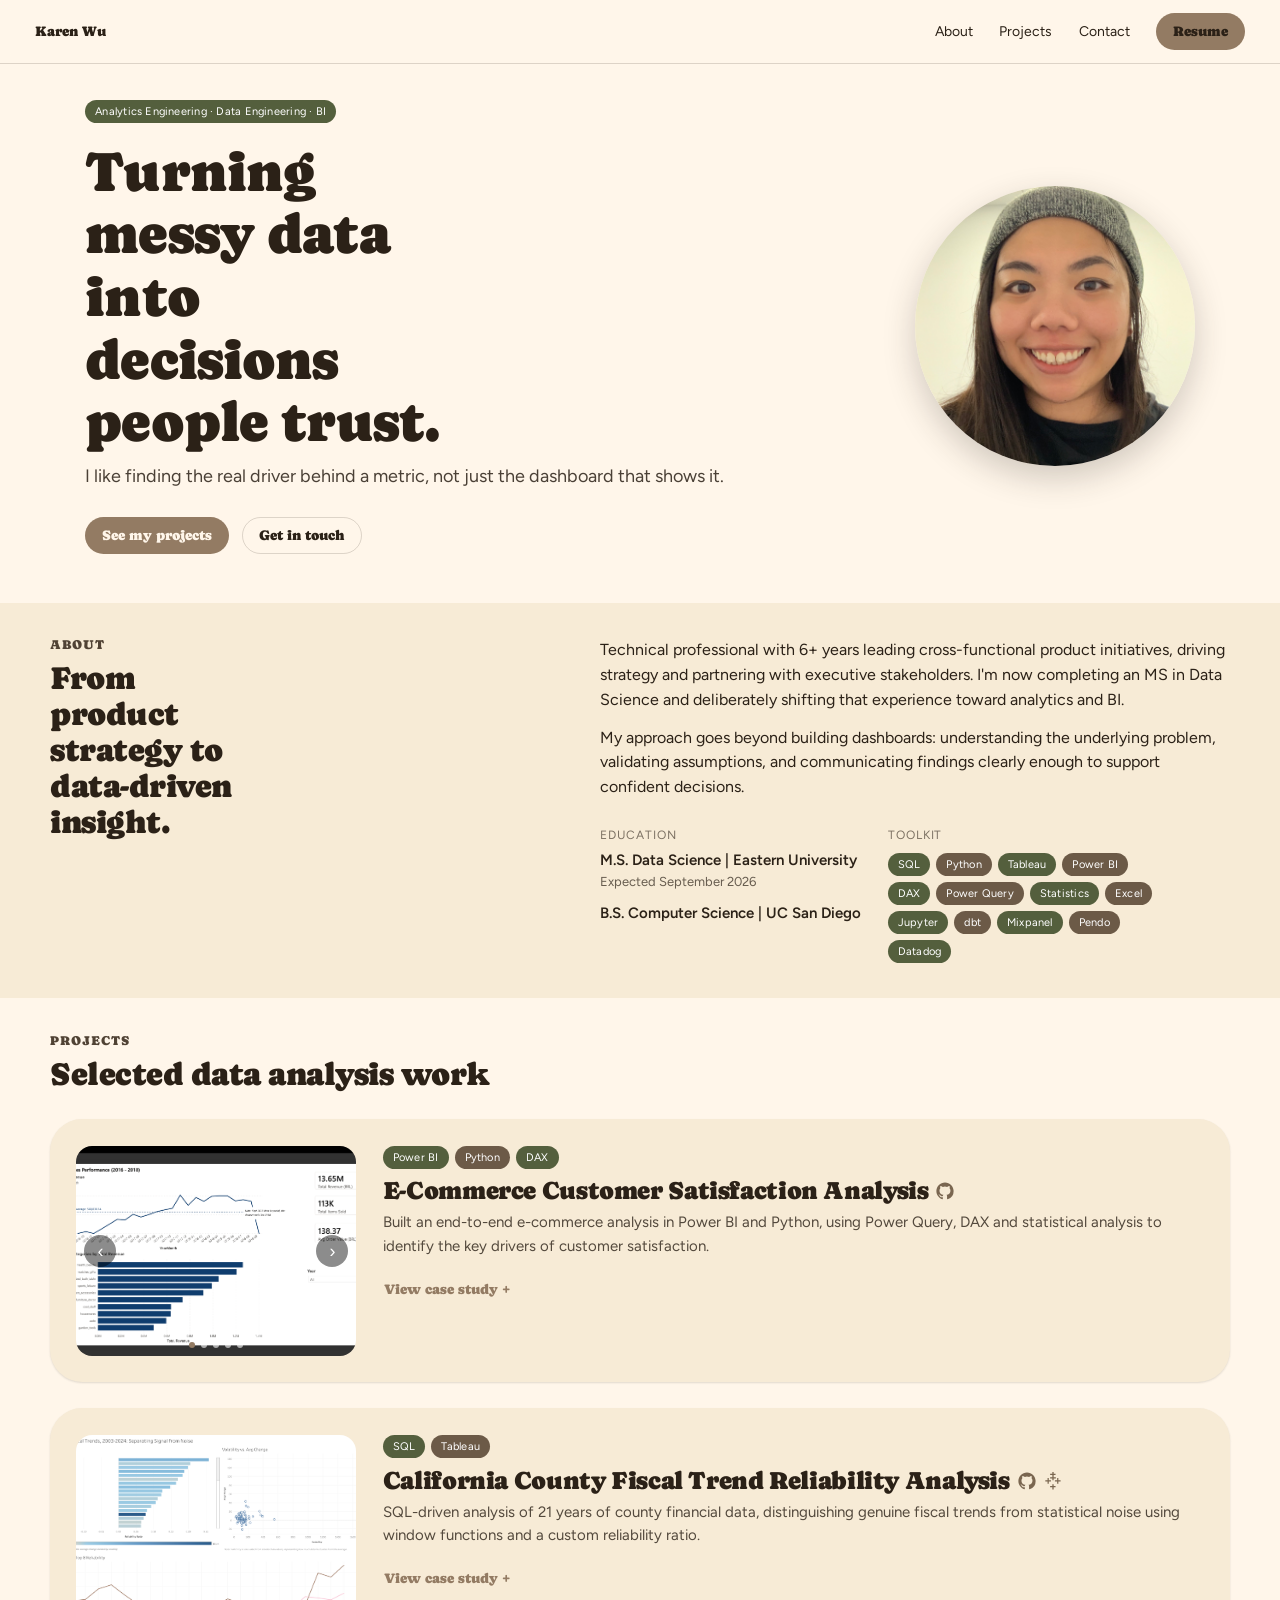
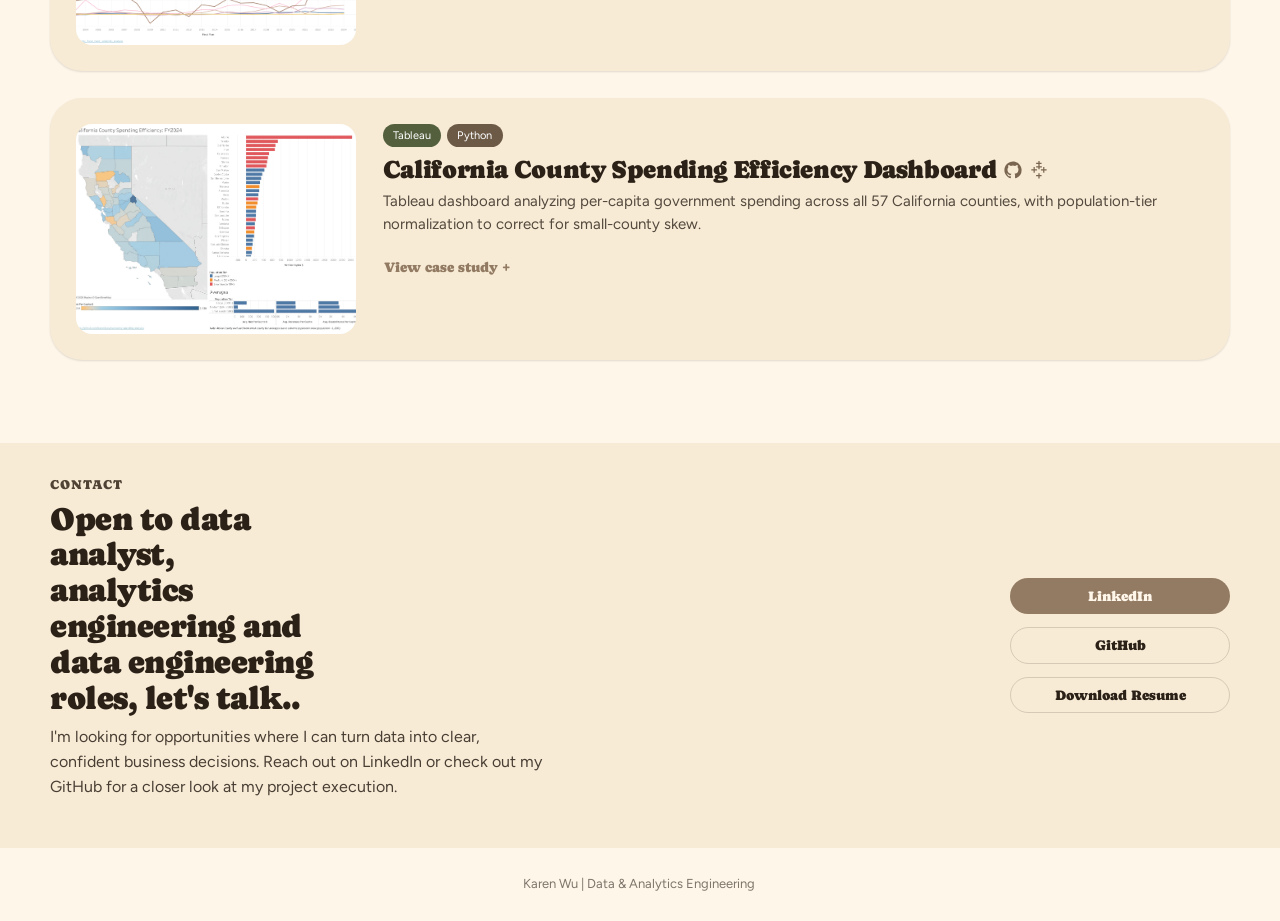
<file: index.html>
<!DOCTYPE html>
<html lang="en">
<head>
<meta charset="utf-8">
<meta name="viewport" content="width=device-width, initial-scale=1">
<title>Karen Wu | Data & Analytics Engineering Portfolio</title>
<link rel="stylesheet" href="./styles.css">
<template id="__bundler_thumbnail"><svg viewBox="0 0 200 200" xmlns="http://www.w3.org/2000/svg"><rect width="200" height="200" fill="#FFF6EA"/><circle cx="100" cy="100" r="60" fill="#937B63"/><text x="100" y="112" font-size="48" text-anchor="middle" fill="#FFF6EA" font-family="sans-serif">KW</text></svg></template>
<style>
  body{margin:0}
  a{color:inherit}
  .site-link{color:var(--color-accent-700);text-decoration:underline;text-underline-offset:3px}
  .site-link:hover{color:var(--color-accent-800)}
  ::selection{background:color-mix(in srgb, var(--color-accent) 30%, transparent)}
  summary::-webkit-details-marker{display:none}
  @media (max-width: 860px) {
    #top { grid-template-columns: 1fr !important; text-align: center; padding-left: var(--space-4) !important; padding-right: var(--space-4) !important; }
    #top > div:first-child { order: 2; }
    #top > div:last-child { order: 1; justify-self: center !important; width: 180px !important; height: 180px !important; }
    #top h1 { font-size: 34px !important; }
    #top p { margin-left: auto; margin-right: auto; }
    #top > div:first-child > div:last-child { justify-content: center !important; }
    #about, #projects, #contact { padding-left: var(--space-4) !important; padding-right: var(--space-4) !important; }
    #about > div { grid-template-columns: 1fr !important; gap: var(--space-4) !important; }
    #contact > div { grid-template-columns: 1fr !important; }
    #contact > div > div:last-child { min-width: 0 !important; }
    .card { grid-template-columns: 1fr !important; }
    .nav { flex-wrap: wrap; row-gap: var(--space-2); padding-left: var(--space-4) !important; padding-right: var(--space-4) !important; }
    .nav-brand { margin-right: 0 !important; width: 100%; }
  }
</style>
</head>
<body>
<div style="background:var(--color-bg);color:var(--color-text);min-height:100vh;--color-accent:#937B63;--color-accent-100:color-mix(in oklch, #937B63 18%, white);--color-accent-600:color-mix(in oklch, #937B63 80%, black);--color-accent-700:color-mix(in oklch, #937B63 65%, black);--color-accent-800:color-mix(in oklch, #937B63 48%, black);">

  <header class="nav" style="position:sticky;top:0;z-index:20;background:color-mix(in srgb, var(--color-bg) 88%, transparent);backdrop-filter:blur(6px);border-bottom:1px solid var(--color-divider);padding:var(--space-3) var(--space-8)">
    <a class="nav-brand" href="#top" style="text-decoration:none;color:var(--color-text)">Karen Wu</a>
    <nav style="display:flex;align-items:center;gap:var(--space-6)">
      <a href="#about">About</a>
      <a href="#projects">Projects</a>
      <a href="#contact">Contact</a>
      <a class="btn btn-primary" href="./Resume-Karen-Wu.pdf" target="_blank" rel="noopener">Resume</a>
    </nav>
  </header>

  <section id="top" style="padding:var(--space-8) var(--space-8) calc(var(--space-8) * 1.4);display:grid;grid-template-columns:1.3fr 0.8fr;gap:var(--space-8);align-items:center;max-width:1180px;margin:0 auto">
    <div>
      <div class="tag tag-accent-2" style="margin-bottom:var(--space-4)">Analytics Engineering · Data Engineering · BI</div>
      <h1 style="font-size:56px;max-width:11ch">Turning messy data into decisions people trust.</h1>
      <p style="font-size:18px;max-width:56ch;opacity:0.85">I like finding the real driver behind a metric, not just the dashboard that shows it.</p>
      <div style="display:flex;gap:var(--space-3);margin-top:var(--space-6)">
        <a class="btn btn-primary" href="#projects">See my projects</a>
        <a class="btn btn-secondary" href="#contact">Get in touch</a>
      </div>
    </div>
    <div style="justify-self:end;width:280px;height:280px;border-radius:999px;overflow:hidden;box-shadow:var(--shadow-lg)">
      <img src="./images/headshot.jpg" alt="Karen Wu" style="width:100%;height:100%;object-fit:cover;object-position:top">
    </div>
  </section>

  <section id="about" style="padding:var(--space-8);background:var(--color-surface)">
    <div style="max-width:1180px;margin:0 auto;display:grid;grid-template-columns:0.9fr 1.1fr;gap:var(--space-8)">
      <div>
        <h6 style="color:var(--color-accent-700)">About</h6>
        <h2 style="max-width:10ch">From product strategy to data-driven insight.</h2>
      </div>
      <div>
        <p style="font-size:16px">Technical professional with 6+ years leading cross-functional product initiatives, driving strategy and partnering with executive stakeholders. I'm now completing an MS in Data Science and deliberately shifting that experience toward analytics and BI.</p>
        <p style="font-size:16px">My approach goes beyond building dashboards: understanding the underlying problem, validating assumptions, and communicating findings clearly enough to support confident decisions.</p>
        <div style="display:flex;gap:var(--space-6);margin-top:var(--space-6);flex-wrap:wrap">
          <div>
            <div style="font-size:12px;text-transform:uppercase;letter-spacing:0.08em;opacity:0.6">Education</div>
            <div style="font-weight:600;margin-top:4px">M.S. Data Science | Eastern University</div>
            <div style="font-size:13px;opacity:0.7">Expected September 2026</div>
            <div style="font-weight:600;margin-top:10px">B.S. Computer Science | UC San Diego</div>
          </div>
          <div>
            <div style="font-size:12px;text-transform:uppercase;letter-spacing:0.08em;opacity:0.6">Toolkit</div>
            <div style="display:flex;flex-wrap:wrap;gap:6px;margin-top:8px;max-width:280px">
              <span class="tag tag-accent-2">SQL</span>
              <span class="tag tag-accent">Python</span>
              <span class="tag tag-accent-2">Tableau</span>
              <span class="tag tag-accent">Power BI</span>
              <span class="tag tag-accent-2">DAX</span>
              <span class="tag tag-accent">Power Query</span>
              <span class="tag tag-accent-2">Statistics</span>
              <span class="tag tag-accent">Excel</span>
              <span class="tag tag-accent-2">Jupyter</span>
              <span class="tag tag-accent">dbt</span>
              <span class="tag tag-accent-2">Mixpanel</span>
              <span class="tag tag-accent">Pendo</span>
              <span class="tag tag-accent-2">Datadog</span>
            </div>
          </div>
        </div>
      </div>
    </div>
  </section>

  <section id="projects" style="padding:var(--space-8) var(--space-8) calc(var(--space-8) * 1.6)">
    <div style="max-width:1180px;margin:0 auto">
      <h6 style="color:var(--color-accent-700)">Projects</h6>
      <h2 style="margin-bottom:var(--space-6)">Selected data analysis work</h2>

        <article class="card elev-sm" style="display:grid;grid-template-columns:280px 1fr;gap:var(--space-6);padding:var(--space-6);margin-bottom:var(--space-6);align-items:start">
          <div style="width:100%;aspect-ratio:4/3;border-radius:var(--radius-md);overflow:hidden;position:relative;background:var(--color-neutral-200)">
            <div class="carousel" data-count="5" data-idx="0" style="width:100%;height:100%;position:relative">
              <div class="carousel-img" style="width:100%;height:100%;background-image:url('./images/p1-1.png');background-size:cover;background-position:center"></div>
              <button class="carousel-prev" aria-label="Previous screenshot" style="position:absolute;left:8px;top:50%;transform:translateY(-50%);width:32px;height:32px;border-radius:999px;border:none;background:rgba(0,0,0,0.45);color:#fff;cursor:pointer;font-size:18px;line-height:1;display:flex;align-items:center;justify-content:center">‹</button>
              <button class="carousel-next" aria-label="Next screenshot" style="position:absolute;right:8px;top:50%;transform:translateY(-50%);width:32px;height:32px;border-radius:999px;border:none;background:rgba(0,0,0,0.45);color:#fff;cursor:pointer;font-size:18px;line-height:1;display:flex;align-items:center;justify-content:center">›</button>
              <div class="carousel-dots" style="position:absolute;bottom:8px;left:0;right:0;display:flex;justify-content:center;gap:6px">
                <div class="carousel-dot" style="width:6px;height:6px;border-radius:999px;background:var(--color-accent)"></div><div class="carousel-dot" style="width:6px;height:6px;border-radius:999px;background:rgba(255,255,255,0.6)"></div><div class="carousel-dot" style="width:6px;height:6px;border-radius:999px;background:rgba(255,255,255,0.6)"></div><div class="carousel-dot" style="width:6px;height:6px;border-radius:999px;background:rgba(255,255,255,0.6)"></div><div class="carousel-dot" style="width:6px;height:6px;border-radius:999px;background:rgba(255,255,255,0.6)"></div>
              </div>
            </div>
          </div>
          <div>
            <div style="display:flex;flex-wrap:wrap;gap:6px;margin-bottom:var(--space-2)">
              <span class="tag tag-accent-2">Power BI</span>
              <span class="tag tag-accent">Python</span>
              <span class="tag tag-accent-2">DAX</span>
            </div>
            <h3 style="margin-bottom:6px;display:flex;align-items:center;gap:8px">E-Commerce Customer Satisfaction Analysis<a href="https://github.com/karenlywu/olist-power-bi-stats-analysis" target="_blank" rel="noopener" title="View on GitHub" aria-label="GitHub repo" style="color:var(--color-neutral-600);display:inline-flex"><svg width="18" height="18" viewBox="0 0 24 24" fill="currentColor"><path d="M12 .5C5.73.5.5 5.73.5 12c0 5.09 3.29 9.4 7.86 10.93.57.1.78-.25.78-.55 0-.27-.01-1.16-.02-2.1-3.2.7-3.88-1.36-3.88-1.36-.52-1.34-1.28-1.7-1.28-1.7-1.04-.72.08-.7.08-.7 1.15.08 1.76 1.19 1.76 1.19 1.03 1.76 2.7 1.25 3.36.96.1-.75.4-1.25.73-1.54-2.55-.29-5.24-1.28-5.24-5.68 0-1.25.44-2.28 1.18-3.08-.12-.29-.51-1.45.11-3.03 0 0 .96-.31 3.15 1.18a10.8 10.8 0 0 1 5.73 0c2.19-1.49 3.15-1.18 3.15-1.18.62 1.58.23 2.74.11 3.03.74.8 1.18 1.83 1.18 3.08 0 4.41-2.7 5.38-5.27 5.67.42.36.78 1.07.78 2.16 0 1.56-.01 2.82-.01 3.2 0 .3.2.66.79.55A11.5 11.5 0 0 0 23.5 12C23.5 5.73 18.27.5 12 .5z"/></svg></a></h3>
            <p style="opacity:0.8;font-size:15px">Built an end-to-end e-commerce analysis in Power BI and Python, using Power Query, DAX and statistical analysis to identify the key drivers of customer satisfaction.</p>
            <details style="margin-top:var(--space-2)">
              <summary class="btn btn-ghost" style="display:inline-block;padding-left:0;cursor:pointer;list-style:none">View case study +</summary>
              <div style="margin-top:var(--space-4);display:flex;flex-direction:column;gap:var(--space-3);border-top:1px solid var(--color-divider);padding-top:var(--space-4)">
                <div><div class="card-kicker">Problem</div><p style="margin:4px 0 0;font-size:14px;opacity:0.85">Which operational factors most meaningfully predict customer review score and is delivery timing actually the lever it appears to be once price and freight cost are controlled for?</p></div>
                <div><div class="card-kicker">Approach</div><p style="margin:4px 0 0;font-size:14px;opacity:0.85">Cleaned and modeled the data in Power Query, built DAX measures for the key metrics, then ran statistical analysis in Python to test candidate drivers rather than assume them.</p></div>
                <div><div class="card-kicker">Result</div><p style="margin:4px 0 0;font-size:14px;opacity:0.85">Surfaced the factors with real statistical influence on satisfaction and packaged them into a Power BI dashboard stakeholders could act on.</p></div>
              </div>
            </details>
          </div>
        </article>

        <article class="card elev-sm" style="display:grid;grid-template-columns:280px 1fr;gap:var(--space-6);padding:var(--space-6);margin-bottom:var(--space-6);align-items:start">
          <div style="width:100%;aspect-ratio:4/3;border-radius:var(--radius-md);overflow:hidden;position:relative;background:var(--color-neutral-200)">
            <div style="width:100%;height:100%;background-image:url('./images/p2-1.png');background-size:cover;background-position:center"></div>
          </div>
          <div>
            <div style="display:flex;flex-wrap:wrap;gap:6px;margin-bottom:var(--space-2)">
              <span class="tag tag-accent-2">SQL</span>
              <span class="tag tag-accent">Tableau</span>
            </div>
            <h3 style="margin-bottom:6px;display:flex;align-items:center;gap:8px">California County Fiscal Trend Reliability Analysis<a href="https://github.com/karenlywu/california_county_fiscal_trend_reliability_analysis" target="_blank" rel="noopener" title="View on GitHub" aria-label="GitHub repo" style="color:var(--color-neutral-600);display:inline-flex"><svg width="18" height="18" viewBox="0 0 24 24" fill="currentColor"><path d="M12 .5C5.73.5.5 5.73.5 12c0 5.09 3.29 9.4 7.86 10.93.57.1.78-.25.78-.55 0-.27-.01-1.16-.02-2.1-3.2.7-3.88-1.36-3.88-1.36-.52-1.34-1.28-1.7-1.28-1.7-1.04-.72.08-.7.08-.7 1.15.08 1.76 1.19 1.76 1.19 1.03 1.76 2.7 1.25 3.36.96.1-.75.4-1.25.73-1.54-2.55-.29-5.24-1.28-5.24-5.68 0-1.25.44-2.28 1.18-3.08-.12-.29-.51-1.45.11-3.03 0 0 .96-.31 3.15 1.18a10.8 10.8 0 0 1 5.73 0c2.19-1.49 3.15-1.18 3.15-1.18.62 1.58.23 2.74.11 3.03.74.8 1.18 1.83 1.18 3.08 0 4.41-2.7 5.38-5.27 5.67.42.36.78 1.07.78 2.16 0 1.56-.01 2.82-.01 3.2 0 .3.2.66.79.55A11.5 11.5 0 0 0 23.5 12C23.5 5.73 18.27.5 12 .5z"/></svg></a><a href="https://public.tableau.com/app/profile/karen.wu6142/viz/CACountyFiscalTrendReliabilityAnalysis/CaliforniaCountyFiscalTrends2003-2024SeparatingSignalfromNoise" target="_blank" rel="noopener" title="View on Tableau Public" aria-label="Tableau dashboard" style="color:var(--color-neutral-600);display:inline-flex"><svg width="18" height="18" viewBox="0 0 24 24" fill="currentColor"><path d="M11.15 0h1.7v2.4h2.55v1.6h-2.55v3.15h2.98v1.6h-2.98v2.4h-1.7v-2.4H8.17v-1.6h2.98V4H8.17V2.4h2.98V0zm-6.4 8.15h1.6v2.98H9.3v1.7H6.35v2.98h-1.6v-2.98H1.77v-1.7h2.98V8.15zm12.8 0h1.6v2.98h2.98v1.7h-2.98v2.98h-1.6v-2.98h-2.98v-1.7h2.98V8.15zM11.15 16.3h1.7v2.4h2.55V20.3h-2.55v3.15h-1.7V20.3H8.17v-1.6h2.98V16.3z"/></svg></a></h3>
            <p style="opacity:0.8;font-size:15px">SQL-driven analysis of 21 years of county financial data, distinguishing genuine fiscal trends from statistical noise using window functions and a custom reliability ratio.</p>
            <details style="margin-top:var(--space-2)">
              <summary class="btn btn-ghost" style="display:inline-block;padding-left:0;cursor:pointer;list-style:none">View case study +</summary>
              <div style="margin-top:var(--space-4);display:flex;flex-direction:column;gap:var(--space-3);border-top:1px solid var(--color-divider);padding-top:var(--space-4)">
                <div><div class="card-kicker">Problem</div><p style="margin:4px 0 0;font-size:14px;opacity:0.85">Year-to-year swings in county finances can look like meaningful trends when they are really just noise — a risk for anyone making policy calls off them.</p></div>
                <div><div class="card-kicker">Approach</div><p style="margin:4px 0 0;font-size:14px;opacity:0.85">Built a SQL pipeline over 21 years of data across all 57 counties using window functions, and designed a custom reliability ratio to separate genuine trends from noise.</p></div>
                <div><div class="card-kicker">Result</div><p style="margin:4px 0 0;font-size:14px;opacity:0.85">A Tableau dashboard that flags which county fiscal trends are statistically reliable versus which are noise.</p></div>
              </div>
            </details>
          </div>
        </article>

        <article class="card elev-sm" style="display:grid;grid-template-columns:280px 1fr;gap:var(--space-6);padding:var(--space-6);margin-bottom:var(--space-6);align-items:start">
          <div style="width:100%;aspect-ratio:4/3;border-radius:var(--radius-md);overflow:hidden;position:relative;background:var(--color-neutral-200)">
            <div style="width:100%;height:100%;background-image:url('./images/p3-1.png');background-size:cover;background-position:center"></div>
          </div>
          <div>
            <div style="display:flex;flex-wrap:wrap;gap:6px;margin-bottom:var(--space-2)">
              <span class="tag tag-accent-2">Tableau</span>
              <span class="tag tag-accent">Python</span>
            </div>
            <h3 style="margin-bottom:6px;display:flex;align-items:center;gap:8px">California County Spending Efficiency Dashboard<a href="https://github.com/karenlywu/ca-county-spending-analysis" target="_blank" rel="noopener" title="View on GitHub" aria-label="GitHub repo" style="color:var(--color-neutral-600);display:inline-flex"><svg width="18" height="18" viewBox="0 0 24 24" fill="currentColor"><path d="M12 .5C5.73.5.5 5.73.5 12c0 5.09 3.29 9.4 7.86 10.93.57.1.78-.25.78-.55 0-.27-.01-1.16-.02-2.1-3.2.7-3.88-1.36-3.88-1.36-.52-1.34-1.28-1.7-1.28-1.7-1.04-.72.08-.7.08-.7 1.15.08 1.76 1.19 1.76 1.19 1.03 1.76 2.7 1.25 3.36.96.1-.75.4-1.25.73-1.54-2.55-.29-5.24-1.28-5.24-5.68 0-1.25.44-2.28 1.18-3.08-.12-.29-.51-1.45.11-3.03 0 0 .96-.31 3.15 1.18a10.8 10.8 0 0 1 5.73 0c2.19-1.49 3.15-1.18 3.15-1.18.62 1.58.23 2.74.11 3.03.74.8 1.18 1.83 1.18 3.08 0 4.41-2.7 5.38-5.27 5.67.42.36.78 1.07.78 2.16 0 1.56-.01 2.82-.01 3.2 0 .3.2.66.79.55A11.5 11.5 0 0 0 23.5 12C23.5 5.73 18.27.5 12 .5z"/></svg></a><a href="https://public.tableau.com/app/profile/karen.wu6142/viz/CA_County_Spending_Efficiency_FY2024_KWu/Dashboard1" target="_blank" rel="noopener" title="View on Tableau Public" aria-label="Tableau dashboard" style="color:var(--color-neutral-600);display:inline-flex"><svg width="18" height="18" viewBox="0 0 24 24" fill="currentColor"><path d="M11.15 0h1.7v2.4h2.55v1.6h-2.55v3.15h2.98v1.6h-2.98v2.4h-1.7v-2.4H8.17v-1.6h2.98V4H8.17V2.4h2.98V0zm-6.4 8.15h1.6v2.98H9.3v1.7H6.35v2.98h-1.6v-2.98H1.77v-1.7h2.98V8.15zm12.8 0h1.6v2.98h2.98v1.7h-2.98v2.98h-1.6v-2.98h-2.98v-1.7h2.98V8.15zM11.15 16.3h1.7v2.4h2.55V20.3h-2.55v3.15h-1.7V20.3H8.17v-1.6h2.98V16.3z"/></svg></a></h3>
            <p style="opacity:0.8;font-size:15px">Tableau dashboard analyzing per-capita government spending across all 57 California counties, with population-tier normalization to correct for small-county skew.</p>
            <details style="margin-top:var(--space-2)">
              <summary class="btn btn-ghost" style="display:inline-block;padding-left:0;cursor:pointer;list-style:none">View case study +</summary>
              <div style="margin-top:var(--space-4);display:flex;flex-direction:column;gap:var(--space-3);border-top:1px solid var(--color-divider);padding-top:var(--space-4)">
                <div><div class="card-kicker">Problem</div><p style="margin:4px 0 0;font-size:14px;opacity:0.85">Raw per-capita spending comparisons unfairly penalize small counties, making efficiency comparisons across counties misleading.</p></div>
                <div><div class="card-kicker">Approach</div><p style="margin:4px 0 0;font-size:14px;opacity:0.85">Used Python to normalize spending by population tier, then built an interactive Tableau dashboard for county-to-county comparison.</p></div>
                <div><div class="card-kicker">Result</div><p style="margin:4px 0 0;font-size:14px;opacity:0.85">A fairer, tier-adjusted view of government spending efficiency across all 57 counties.</p></div>
              </div>
            </details>
          </div>
        </article>
    </div>
  </section>

  <section id="contact" style="padding:var(--space-8);background:var(--color-surface)">
    <div style="max-width:1180px;margin:0 auto;display:grid;grid-template-columns:1fr auto;gap:var(--space-8);align-items:center">
      <div>
        <h6 style="color:var(--color-accent-700)">Contact</h6>
        <h2 style="max-width:14ch">Open to data analyst, analytics engineering and data engineering roles, let's talk..</h2>
        <p style="font-size:16px;max-width:50ch;opacity:0.85">I'm looking for opportunities where I can turn data into clear, confident business decisions. Reach out on LinkedIn or check out my GitHub for a closer look at my project execution.</p>
      </div>
      <div style="display:flex;flex-direction:column;gap:var(--space-3);min-width:220px">
        <a class="btn btn-primary" href="https://www.linkedin.com/in/karenlywu/" target="_blank" rel="noopener">LinkedIn</a>
        <a class="btn btn-secondary" href="https://github.com/karenlywu" target="_blank" rel="noopener">GitHub</a>
        <a class="btn btn-secondary" href="./Resume-Karen-Wu.pdf" target="_blank" rel="noopener">Download Resume</a>
      </div>
    </div>
  </section>

  <footer style="padding:var(--space-6) var(--space-8);text-align:center;font-size:13px;opacity:0.6">Karen Wu | Data & Analytics Engineering&nbsp;</footer>

</div>
<script>
document.querySelectorAll('.carousel').forEach(function(c){
  var count = parseInt(c.dataset.count, 10);
  var idx = 0;
  var img = c.querySelector('.carousel-img');
  var dots = c.querySelectorAll('.carousel-dot');
  function render(){
    img.style.backgroundImage = "url('./images/p1-" + (idx + 1) + ".png')";
    dots.forEach(function(d,i){ d.style.background = i===idx ? 'var(--color-accent)' : 'rgba(255,255,255,0.6)'; });
  }
  c.querySelector('.carousel-prev').addEventListener('click', function(){ idx = (idx - 1 + count) % count; render(); });
  c.querySelector('.carousel-next').addEventListener('click', function(){ idx = (idx + 1) % count; render(); });
});
</script>
</body>
</html>
</file>
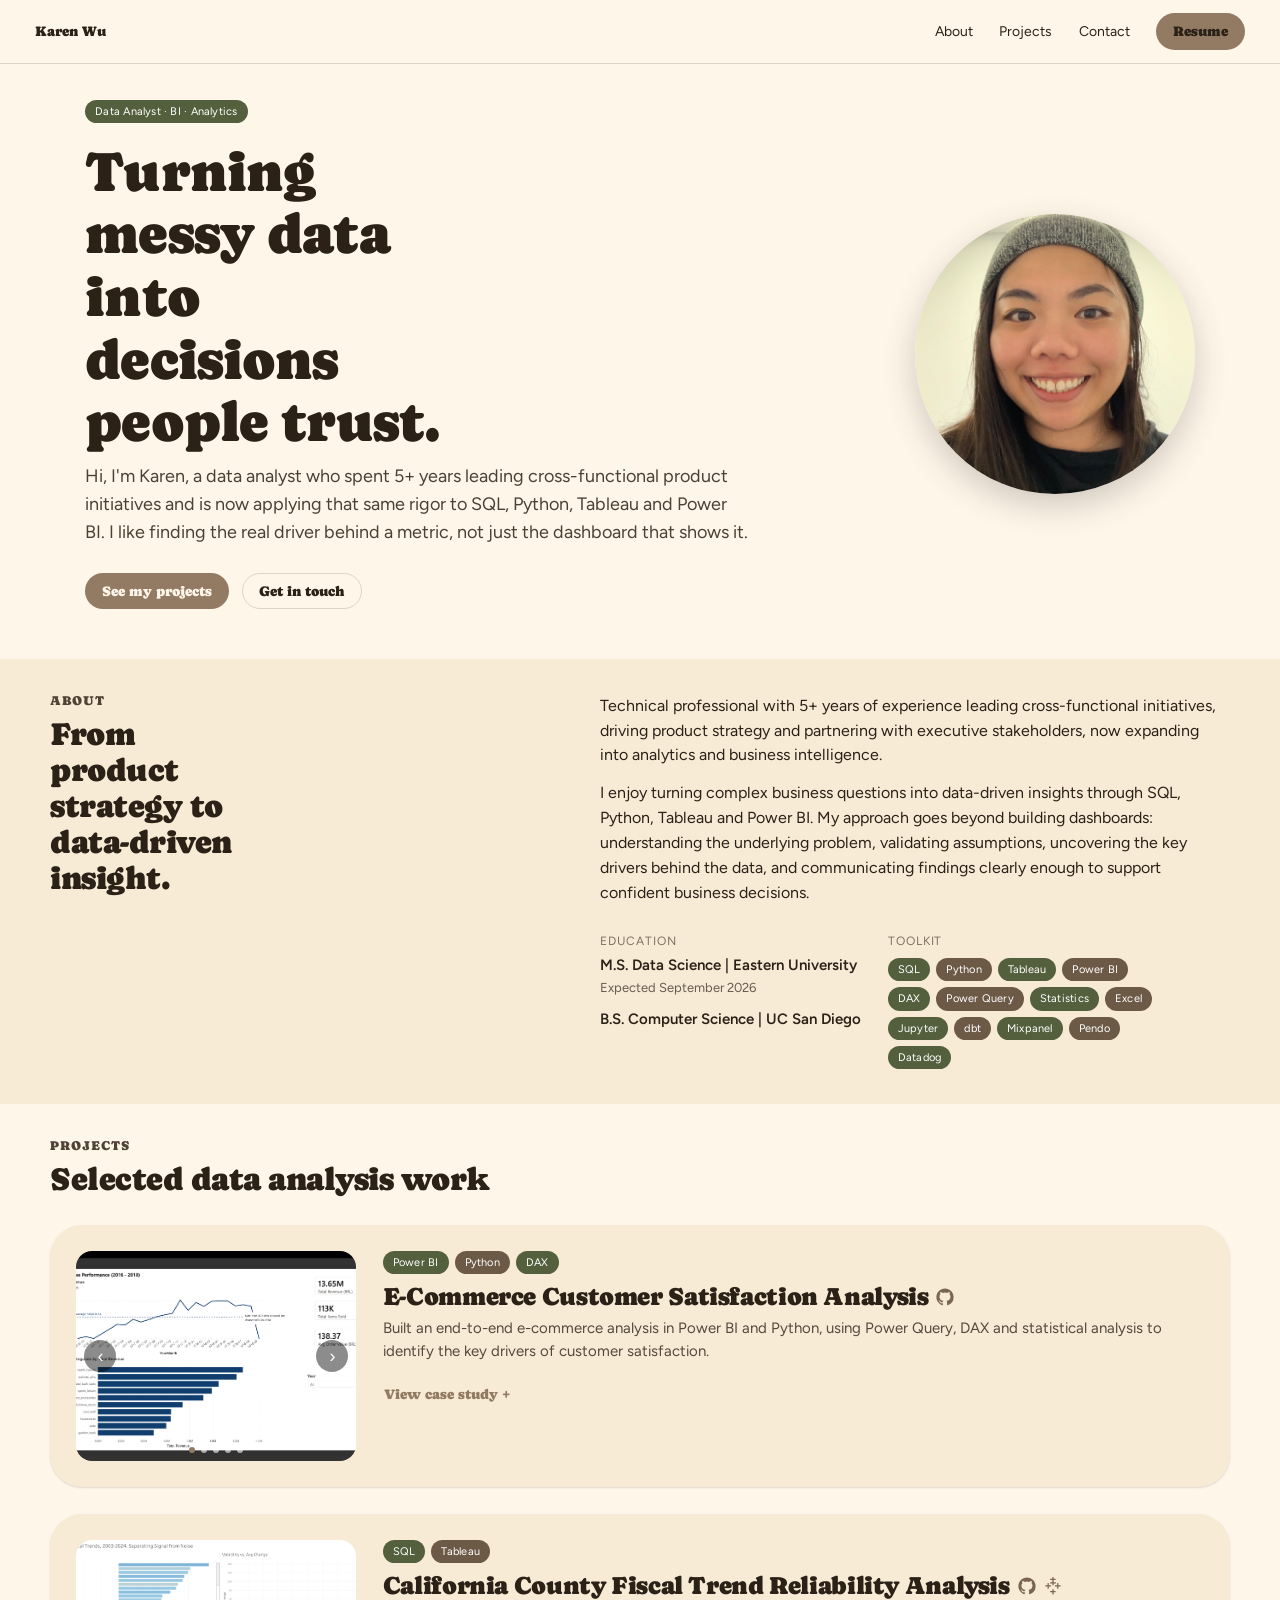
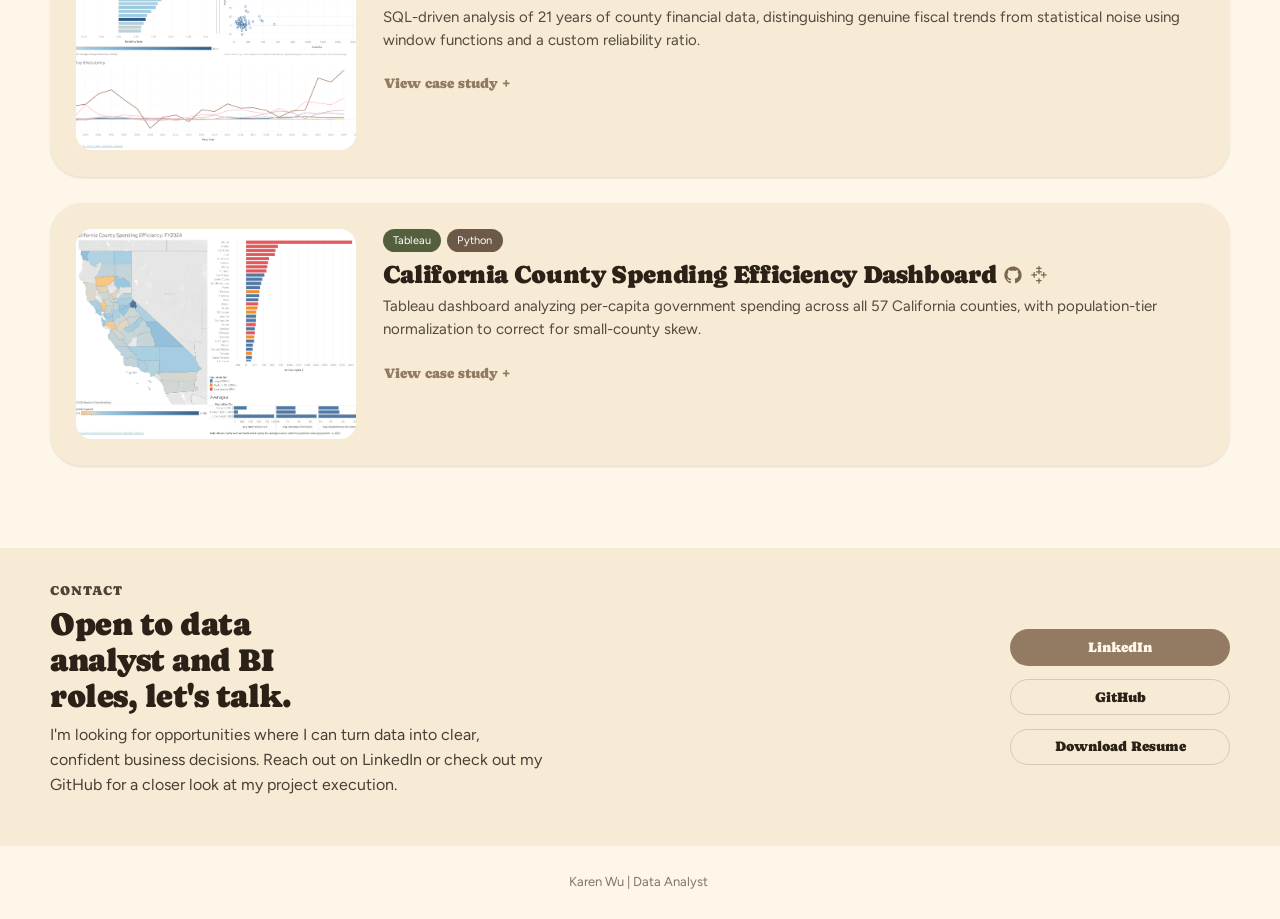
<file: index2.html>
<!DOCTYPE html>
<html lang="en">
<head>
<meta charset="utf-8">
<meta name="viewport" content="width=device-width, initial-scale=1">
<title>Karen Wu — Data Analyst Portfolio</title>
<link rel="stylesheet" href="./styles.css">
<template id="__bundler_thumbnail"><svg viewBox="0 0 200 200" xmlns="http://www.w3.org/2000/svg"><rect width="200" height="200" fill="#FFF6EA"/><circle cx="100" cy="100" r="60" fill="#937B63"/><text x="100" y="112" font-size="48" text-anchor="middle" fill="#FFF6EA" font-family="sans-serif">KW</text></svg></template>
<style>
  body{margin:0}
  a{color:inherit}
  .site-link{color:var(--color-accent-700);text-decoration:underline;text-underline-offset:3px}
  .site-link:hover{color:var(--color-accent-800)}
  ::selection{background:color-mix(in srgb, var(--color-accent) 30%, transparent)}
  summary::-webkit-details-marker{display:none}
</style>
</head>
<body>
<div style="background:var(--color-bg);color:var(--color-text);min-height:100vh;--color-accent:#937B63;--color-accent-100:color-mix(in oklch, #937B63 18%, white);--color-accent-600:color-mix(in oklch, #937B63 80%, black);--color-accent-700:color-mix(in oklch, #937B63 65%, black);--color-accent-800:color-mix(in oklch, #937B63 48%, black);">

  <header class="nav" style="position:sticky;top:0;z-index:20;background:color-mix(in srgb, var(--color-bg) 88%, transparent);backdrop-filter:blur(6px);border-bottom:1px solid var(--color-divider);padding:var(--space-3) var(--space-8)">
    <a class="nav-brand" href="#top" style="text-decoration:none;color:var(--color-text)">Karen Wu</a>
    <nav style="display:flex;align-items:center;gap:var(--space-6)">
      <a href="#about">About</a>
      <a href="#projects">Projects</a>
      <a href="#contact">Contact</a>
      <a class="btn btn-primary" href="./Resume-Karen-Wu.pdf" target="_blank" rel="noopener">Resume</a>
    </nav>
  </header>

  <section id="top" style="padding:var(--space-8) var(--space-8) calc(var(--space-8) * 1.4);display:grid;grid-template-columns:1.3fr 0.8fr;gap:var(--space-8);align-items:center;max-width:1180px;margin:0 auto">
    <div>
      <div class="tag tag-accent-2" style="margin-bottom:var(--space-4)">Data Analyst · BI · Analytics</div>
      <h1 style="font-size:56px;max-width:11ch">Turning messy data into decisions people trust.</h1>
      <p style="font-size:18px;max-width:56ch;opacity:0.85">Hi, I'm Karen, a data analyst who spent 5+ years leading cross-functional product initiatives and is now applying that same rigor to SQL, Python, Tableau and Power BI. I like finding the real driver behind a metric, not just the dashboard that shows it.</p>
      <div style="display:flex;gap:var(--space-3);margin-top:var(--space-6)">
        <a class="btn btn-primary" href="#projects">See my projects</a>
        <a class="btn btn-secondary" href="#contact">Get in touch</a>
      </div>
    </div>
    <div style="justify-self:end;width:280px;height:280px;border-radius:999px;overflow:hidden;box-shadow:var(--shadow-lg)">
      <img src="./images/headshot.jpg" alt="Karen Wu" style="width:100%;height:100%;object-fit:cover;object-position:top">
    </div>
  </section>

  <section id="about" style="padding:var(--space-8);background:var(--color-surface)">
    <div style="max-width:1180px;margin:0 auto;display:grid;grid-template-columns:0.9fr 1.1fr;gap:var(--space-8)">
      <div>
        <h6 style="color:var(--color-accent-700)">About</h6>
        <h2 style="max-width:10ch">From product strategy to data-driven insight.</h2>
      </div>
      <div>
        <p style="font-size:16px">Technical professional with 5+ years of experience leading cross-functional initiatives, driving product strategy and partnering with executive stakeholders, now expanding into analytics and business intelligence.</p>
        <p style="font-size:16px">I enjoy turning complex business questions into data-driven insights through SQL, Python, Tableau and Power BI. My approach goes beyond building dashboards: understanding the underlying problem, validating assumptions, uncovering the key drivers behind the data, and communicating findings clearly enough to support confident business decisions.</p>
        <div style="display:flex;gap:var(--space-6);margin-top:var(--space-6);flex-wrap:wrap">
          <div>
            <div style="font-size:12px;text-transform:uppercase;letter-spacing:0.08em;opacity:0.6">Education</div>
            <div style="font-weight:600;margin-top:4px">M.S. Data Science | Eastern University</div>
            <div style="font-size:13px;opacity:0.7">Expected September 2026</div>
            <div style="font-weight:600;margin-top:10px">B.S. Computer Science | UC San Diego</div>
          </div>
          <div>
            <div style="font-size:12px;text-transform:uppercase;letter-spacing:0.08em;opacity:0.6">Toolkit</div>
            <div style="display:flex;flex-wrap:wrap;gap:6px;margin-top:8px;max-width:280px">
              <span class="tag tag-accent-2">SQL</span>
              <span class="tag tag-accent">Python</span>
              <span class="tag tag-accent-2">Tableau</span>
              <span class="tag tag-accent">Power BI</span>
              <span class="tag tag-accent-2">DAX</span>
              <span class="tag tag-accent">Power Query</span>
              <span class="tag tag-accent-2">Statistics</span>
              <span class="tag tag-accent">Excel</span>
              <span class="tag tag-accent-2">Jupyter</span>
              <span class="tag tag-accent">dbt</span>
              <span class="tag tag-accent-2">Mixpanel</span>
              <span class="tag tag-accent">Pendo</span>
              <span class="tag tag-accent-2">Datadog</span>
            </div>
          </div>
        </div>
      </div>
    </div>
  </section>

  <section id="projects" style="padding:var(--space-8) var(--space-8) calc(var(--space-8) * 1.6)">
    <div style="max-width:1180px;margin:0 auto">
      <h6 style="color:var(--color-accent-700)">Projects</h6>
      <h2 style="margin-bottom:var(--space-6)">Selected data analysis work</h2>

        <article class="card elev-sm" style="display:grid;grid-template-columns:280px 1fr;gap:var(--space-6);padding:var(--space-6);margin-bottom:var(--space-6);align-items:start">
          <div style="width:100%;aspect-ratio:4/3;border-radius:var(--radius-md);overflow:hidden;position:relative;background:var(--color-neutral-200)">
            <div class="carousel" data-count="5" data-idx="0" style="width:100%;height:100%;position:relative">
              <div class="carousel-img" style="width:100%;height:100%;background-image:url('./images/p1-1.png');background-size:cover;background-position:center"></div>
              <button class="carousel-prev" aria-label="Previous screenshot" style="position:absolute;left:8px;top:50%;transform:translateY(-50%);width:32px;height:32px;border-radius:999px;border:none;background:rgba(0,0,0,0.45);color:#fff;cursor:pointer;font-size:18px;line-height:1;display:flex;align-items:center;justify-content:center">‹</button>
              <button class="carousel-next" aria-label="Next screenshot" style="position:absolute;right:8px;top:50%;transform:translateY(-50%);width:32px;height:32px;border-radius:999px;border:none;background:rgba(0,0,0,0.45);color:#fff;cursor:pointer;font-size:18px;line-height:1;display:flex;align-items:center;justify-content:center">›</button>
              <div class="carousel-dots" style="position:absolute;bottom:8px;left:0;right:0;display:flex;justify-content:center;gap:6px">
                <div class="carousel-dot" style="width:6px;height:6px;border-radius:999px;background:var(--color-accent)"></div><div class="carousel-dot" style="width:6px;height:6px;border-radius:999px;background:rgba(255,255,255,0.6)"></div><div class="carousel-dot" style="width:6px;height:6px;border-radius:999px;background:rgba(255,255,255,0.6)"></div><div class="carousel-dot" style="width:6px;height:6px;border-radius:999px;background:rgba(255,255,255,0.6)"></div><div class="carousel-dot" style="width:6px;height:6px;border-radius:999px;background:rgba(255,255,255,0.6)"></div>
              </div>
            </div>
          </div>
          <div>
            <div style="display:flex;flex-wrap:wrap;gap:6px;margin-bottom:var(--space-2)">
              <span class="tag tag-accent-2">Power BI</span>
              <span class="tag tag-accent">Python</span>
              <span class="tag tag-accent-2">DAX</span>
            </div>
            <h3 style="margin-bottom:6px;display:flex;align-items:center;gap:8px">E-Commerce Customer Satisfaction Analysis<a href="https://github.com/karenlywu/olist-power-bi-stats-analysis" target="_blank" rel="noopener" title="View on GitHub" aria-label="GitHub repo" style="color:var(--color-neutral-600);display:inline-flex"><svg width="18" height="18" viewBox="0 0 24 24" fill="currentColor"><path d="M12 .5C5.73.5.5 5.73.5 12c0 5.09 3.29 9.4 7.86 10.93.57.1.78-.25.78-.55 0-.27-.01-1.16-.02-2.1-3.2.7-3.88-1.36-3.88-1.36-.52-1.34-1.28-1.7-1.28-1.7-1.04-.72.08-.7.08-.7 1.15.08 1.76 1.19 1.76 1.19 1.03 1.76 2.7 1.25 3.36.96.1-.75.4-1.25.73-1.54-2.55-.29-5.24-1.28-5.24-5.68 0-1.25.44-2.28 1.18-3.08-.12-.29-.51-1.45.11-3.03 0 0 .96-.31 3.15 1.18a10.8 10.8 0 0 1 5.73 0c2.19-1.49 3.15-1.18 3.15-1.18.62 1.58.23 2.74.11 3.03.74.8 1.18 1.83 1.18 3.08 0 4.41-2.7 5.38-5.27 5.67.42.36.78 1.07.78 2.16 0 1.56-.01 2.82-.01 3.2 0 .3.2.66.79.55A11.5 11.5 0 0 0 23.5 12C23.5 5.73 18.27.5 12 .5z"/></svg></a></h3>
            <p style="opacity:0.8;font-size:15px">Built an end-to-end e-commerce analysis in Power BI and Python, using Power Query, DAX and statistical analysis to identify the key drivers of customer satisfaction.</p>
            <details style="margin-top:var(--space-2)">
              <summary class="btn btn-ghost" style="display:inline-block;padding-left:0;cursor:pointer;list-style:none">View case study +</summary>
              <div style="margin-top:var(--space-4);display:flex;flex-direction:column;gap:var(--space-3);border-top:1px solid var(--color-divider);padding-top:var(--space-4)">
                <div><div class="card-kicker">Problem</div><p style="margin:4px 0 0;font-size:14px;opacity:0.85">Which operational factors most meaningfully predict customer review score and is delivery timing actually the lever it appears to be once price and freight cost are controlled for?</p></div>
                <div><div class="card-kicker">Approach</div><p style="margin:4px 0 0;font-size:14px;opacity:0.85">Cleaned and modeled the data in Power Query, built DAX measures for the key metrics, then ran statistical analysis in Python to test candidate drivers rather than assume them.</p></div>
                <div><div class="card-kicker">Result</div><p style="margin:4px 0 0;font-size:14px;opacity:0.85">Surfaced the factors with real statistical influence on satisfaction and packaged them into a Power BI dashboard stakeholders could act on.</p></div>
              </div>
            </details>
          </div>
        </article>

        <article class="card elev-sm" style="display:grid;grid-template-columns:280px 1fr;gap:var(--space-6);padding:var(--space-6);margin-bottom:var(--space-6);align-items:start">
          <div style="width:100%;aspect-ratio:4/3;border-radius:var(--radius-md);overflow:hidden;position:relative;background:var(--color-neutral-200)">
            <div style="width:100%;height:100%;background-image:url('./images/p2-1.png');background-size:cover;background-position:center"></div>
          </div>
          <div>
            <div style="display:flex;flex-wrap:wrap;gap:6px;margin-bottom:var(--space-2)">
              <span class="tag tag-accent-2">SQL</span>
              <span class="tag tag-accent">Tableau</span>
            </div>
            <h3 style="margin-bottom:6px;display:flex;align-items:center;gap:8px">California County Fiscal Trend Reliability Analysis<a href="https://github.com/karenlywu/california_county_fiscal_trend_reliability_analysis" target="_blank" rel="noopener" title="View on GitHub" aria-label="GitHub repo" style="color:var(--color-neutral-600);display:inline-flex"><svg width="18" height="18" viewBox="0 0 24 24" fill="currentColor"><path d="M12 .5C5.73.5.5 5.73.5 12c0 5.09 3.29 9.4 7.86 10.93.57.1.78-.25.78-.55 0-.27-.01-1.16-.02-2.1-3.2.7-3.88-1.36-3.88-1.36-.52-1.34-1.28-1.7-1.28-1.7-1.04-.72.08-.7.08-.7 1.15.08 1.76 1.19 1.76 1.19 1.03 1.76 2.7 1.25 3.36.96.1-.75.4-1.25.73-1.54-2.55-.29-5.24-1.28-5.24-5.68 0-1.25.44-2.28 1.18-3.08-.12-.29-.51-1.45.11-3.03 0 0 .96-.31 3.15 1.18a10.8 10.8 0 0 1 5.73 0c2.19-1.49 3.15-1.18 3.15-1.18.62 1.58.23 2.74.11 3.03.74.8 1.18 1.83 1.18 3.08 0 4.41-2.7 5.38-5.27 5.67.42.36.78 1.07.78 2.16 0 1.56-.01 2.82-.01 3.2 0 .3.2.66.79.55A11.5 11.5 0 0 0 23.5 12C23.5 5.73 18.27.5 12 .5z"/></svg></a><a href="https://public.tableau.com/app/profile/karen.wu6142/viz/CACountyFiscalTrendReliabilityAnalysis/CaliforniaCountyFiscalTrends2003-2024SeparatingSignalfromNoise" target="_blank" rel="noopener" title="View on Tableau Public" aria-label="Tableau dashboard" style="color:var(--color-neutral-600);display:inline-flex"><svg width="18" height="18" viewBox="0 0 24 24" fill="currentColor"><path d="M11.15 0h1.7v2.4h2.55v1.6h-2.55v3.15h2.98v1.6h-2.98v2.4h-1.7v-2.4H8.17v-1.6h2.98V4H8.17V2.4h2.98V0zm-6.4 8.15h1.6v2.98H9.3v1.7H6.35v2.98h-1.6v-2.98H1.77v-1.7h2.98V8.15zm12.8 0h1.6v2.98h2.98v1.7h-2.98v2.98h-1.6v-2.98h-2.98v-1.7h2.98V8.15zM11.15 16.3h1.7v2.4h2.55V20.3h-2.55v3.15h-1.7V20.3H8.17v-1.6h2.98V16.3z"/></svg></a></h3>
            <p style="opacity:0.8;font-size:15px">SQL-driven analysis of 21 years of county financial data, distinguishing genuine fiscal trends from statistical noise using window functions and a custom reliability ratio.</p>
            <details style="margin-top:var(--space-2)">
              <summary class="btn btn-ghost" style="display:inline-block;padding-left:0;cursor:pointer;list-style:none">View case study +</summary>
              <div style="margin-top:var(--space-4);display:flex;flex-direction:column;gap:var(--space-3);border-top:1px solid var(--color-divider);padding-top:var(--space-4)">
                <div><div class="card-kicker">Problem</div><p style="margin:4px 0 0;font-size:14px;opacity:0.85">Year-to-year swings in county finances can look like meaningful trends when they are really just noise — a risk for anyone making policy calls off them.</p></div>
                <div><div class="card-kicker">Approach</div><p style="margin:4px 0 0;font-size:14px;opacity:0.85">Built a SQL pipeline over 21 years of data across all 57 counties using window functions, and designed a custom reliability ratio to separate genuine trends from noise.</p></div>
                <div><div class="card-kicker">Result</div><p style="margin:4px 0 0;font-size:14px;opacity:0.85">A Tableau dashboard that flags which county fiscal trends are statistically reliable versus which are noise.</p></div>
              </div>
            </details>
          </div>
        </article>

        <article class="card elev-sm" style="display:grid;grid-template-columns:280px 1fr;gap:var(--space-6);padding:var(--space-6);margin-bottom:var(--space-6);align-items:start">
          <div style="width:100%;aspect-ratio:4/3;border-radius:var(--radius-md);overflow:hidden;position:relative;background:var(--color-neutral-200)">
            <div style="width:100%;height:100%;background-image:url('./images/p3-1.png');background-size:cover;background-position:center"></div>
          </div>
          <div>
            <div style="display:flex;flex-wrap:wrap;gap:6px;margin-bottom:var(--space-2)">
              <span class="tag tag-accent-2">Tableau</span>
              <span class="tag tag-accent">Python</span>
            </div>
            <h3 style="margin-bottom:6px;display:flex;align-items:center;gap:8px">California County Spending Efficiency Dashboard<a href="https://github.com/karenlywu/ca-county-spending-analysis" target="_blank" rel="noopener" title="View on GitHub" aria-label="GitHub repo" style="color:var(--color-neutral-600);display:inline-flex"><svg width="18" height="18" viewBox="0 0 24 24" fill="currentColor"><path d="M12 .5C5.73.5.5 5.73.5 12c0 5.09 3.29 9.4 7.86 10.93.57.1.78-.25.78-.55 0-.27-.01-1.16-.02-2.1-3.2.7-3.88-1.36-3.88-1.36-.52-1.34-1.28-1.7-1.28-1.7-1.04-.72.08-.7.08-.7 1.15.08 1.76 1.19 1.76 1.19 1.03 1.76 2.7 1.25 3.36.96.1-.75.4-1.25.73-1.54-2.55-.29-5.24-1.28-5.24-5.68 0-1.25.44-2.28 1.18-3.08-.12-.29-.51-1.45.11-3.03 0 0 .96-.31 3.15 1.18a10.8 10.8 0 0 1 5.73 0c2.19-1.49 3.15-1.18 3.15-1.18.62 1.58.23 2.74.11 3.03.74.8 1.18 1.83 1.18 3.08 0 4.41-2.7 5.38-5.27 5.67.42.36.78 1.07.78 2.16 0 1.56-.01 2.82-.01 3.2 0 .3.2.66.79.55A11.5 11.5 0 0 0 23.5 12C23.5 5.73 18.27.5 12 .5z"/></svg></a><a href="https://public.tableau.com/app/profile/karen.wu6142/viz/CA_County_Spending_Efficiency_FY2024_KWu/Dashboard1" target="_blank" rel="noopener" title="View on Tableau Public" aria-label="Tableau dashboard" style="color:var(--color-neutral-600);display:inline-flex"><svg width="18" height="18" viewBox="0 0 24 24" fill="currentColor"><path d="M11.15 0h1.7v2.4h2.55v1.6h-2.55v3.15h2.98v1.6h-2.98v2.4h-1.7v-2.4H8.17v-1.6h2.98V4H8.17V2.4h2.98V0zm-6.4 8.15h1.6v2.98H9.3v1.7H6.35v2.98h-1.6v-2.98H1.77v-1.7h2.98V8.15zm12.8 0h1.6v2.98h2.98v1.7h-2.98v2.98h-1.6v-2.98h-2.98v-1.7h2.98V8.15zM11.15 16.3h1.7v2.4h2.55V20.3h-2.55v3.15h-1.7V20.3H8.17v-1.6h2.98V16.3z"/></svg></a></h3>
            <p style="opacity:0.8;font-size:15px">Tableau dashboard analyzing per-capita government spending across all 57 California counties, with population-tier normalization to correct for small-county skew.</p>
            <details style="margin-top:var(--space-2)">
              <summary class="btn btn-ghost" style="display:inline-block;padding-left:0;cursor:pointer;list-style:none">View case study +</summary>
              <div style="margin-top:var(--space-4);display:flex;flex-direction:column;gap:var(--space-3);border-top:1px solid var(--color-divider);padding-top:var(--space-4)">
                <div><div class="card-kicker">Problem</div><p style="margin:4px 0 0;font-size:14px;opacity:0.85">Raw per-capita spending comparisons unfairly penalize small counties, making efficiency comparisons across counties misleading.</p></div>
                <div><div class="card-kicker">Approach</div><p style="margin:4px 0 0;font-size:14px;opacity:0.85">Used Python to normalize spending by population tier, then built an interactive Tableau dashboard for county-to-county comparison.</p></div>
                <div><div class="card-kicker">Result</div><p style="margin:4px 0 0;font-size:14px;opacity:0.85">A fairer, tier-adjusted view of government spending efficiency across all 57 counties.</p></div>
              </div>
            </details>
          </div>
        </article>
    </div>
  </section>

  <section id="contact" style="padding:var(--space-8);background:var(--color-surface)">
    <div style="max-width:1180px;margin:0 auto;display:grid;grid-template-columns:1fr auto;gap:var(--space-8);align-items:center">
      <div>
        <h6 style="color:var(--color-accent-700)">Contact</h6>
        <h2 style="max-width:14ch">Open to data analyst and BI roles, let's talk.</h2>
        <p style="font-size:16px;max-width:50ch;opacity:0.85">I'm looking for opportunities where I can turn data into clear, confident business decisions. Reach out on LinkedIn or check out my GitHub for a closer look at my project execution.</p>
      </div>
      <div style="display:flex;flex-direction:column;gap:var(--space-3);min-width:220px">
        <a class="btn btn-primary" href="https://www.linkedin.com/in/karenlywu/" target="_blank" rel="noopener">LinkedIn</a>
        <a class="btn btn-secondary" href="https://github.com/karenlywu" target="_blank" rel="noopener">GitHub</a>
        <a class="btn btn-secondary" href="./Resume-Karen-Wu.pdf" target="_blank" rel="noopener">Download Resume</a>
      </div>
    </div>
  </section>

  <footer style="padding:var(--space-6) var(--space-8);text-align:center;font-size:13px;opacity:0.6">Karen Wu | Data Analyst&nbsp;</footer>

</div>
<script>
document.querySelectorAll('.carousel').forEach(function(c){
  var count = parseInt(c.dataset.count, 10);
  var idx = 0;
  var img = c.querySelector('.carousel-img');
  var dots = c.querySelectorAll('.carousel-dot');
  function render(){
    img.style.backgroundImage = "url('./images/p1-" + (idx + 1) + ".png')";
    dots.forEach(function(d,i){ d.style.background = i===idx ? 'var(--color-accent)' : 'rgba(255,255,255,0.6)'; });
  }
  c.querySelector('.carousel-prev').addEventListener('click', function(){ idx = (idx - 1 + count) % count; render(); });
  c.querySelector('.carousel-next').addEventListener('click', function(){ idx = (idx + 1) % count; render(); });
});
</script>
</body>
</html>
</file>
<file: styles.css>
/* Organic — design-system tokens and component classes. This file is the source of truth for the system's look; retune it here and see readme.md. */
@import url('https://fonts.googleapis.com/css2?family=Caprasimo:wght@400&family=Figtree:wght@400;600;700&display=swap');

:root {
  --color-bg: #FFF6EA;
  --color-surface: #F7EBD6;
  --color-text: #2b2117;
  --color-accent: #F2AA6C;
  --color-accent-2: #8A9B68;
  --color-divider: color-mix(in srgb, #2b2117 16%, transparent);

  /* Tonal ramps — generated in OKLCH on one shared lightness scale, so the
     same step of any role matches the others in visual value. */
  --color-neutral-100: #FBF4E7;
  --color-neutral-200: #F0E4D0;
  --color-neutral-300: #DFCFB3;
  --color-neutral-400: #C2AD8E;
  --color-neutral-500: #937B63;
  --color-neutral-600: #7A6650;
  --color-neutral-700: #5E4F3F;
  --color-neutral-800: #443930;
  --color-neutral-900: #2b2117;

  --color-accent-100: #FFF1E1;
  --color-accent-200: #FCE1BE;
  --color-accent-300: #F8CB98;
  --color-accent-400: #F2AA6C;
  --color-accent-500: #E38F44;
  --color-accent-600: #BD6E2E;
  --color-accent-700: #935423;
  --color-accent-800: #663A18;
  --color-accent-900: #402410;

  --color-accent-2-100: #EFF3E5;
  --color-accent-2-200: #DEE6C8;
  --color-accent-2-300: #B6C197;
  --color-accent-2-400: #A2B180;
  --color-accent-2-500: #8A9B68;
  --color-accent-2-600: #6E7D51;
  --color-accent-2-700: #545F3D;
  --color-accent-2-800: #3B4429;
  --color-accent-2-900: #262b1a;

  --font-heading: "Caprasimo", system-ui, sans-serif;
  --font-heading-weight: 400;
  --font-body: "Figtree", system-ui, sans-serif;

  --space-1: 4.4px;
  --space-2: 8.8px;
  --space-3: 13.2px;
  --space-4: 17.6px;
  --space-6: 26.4px;
  --space-8: 35.2px;

  --radius-sm: 8px;
  --radius-md: 16px;
  --radius-lg: 28px;

  /* Elevation — derived from the ground: soft ink-tinted shadows on a
     light theme, a hairline edge + ambient darkness on a dark one. */
  --shadow-sm: 0 1px 2px color-mix(in srgb, #2e2b25 14%, transparent);
  --shadow-md: 0 3px 10px color-mix(in srgb, #2e2b25 16%, transparent);
  --shadow-lg: 0 12px 32px color-mix(in srgb, #2e2b25 22%, transparent);
}

body {
  background: var(--color-bg);
  color: var(--color-text);
  font-family: var(--font-body);
}
h1, h2, h3, h4 { font-family: var(--font-heading); font-weight: var(--font-heading-weight); }

.washed{filter:saturate(0.6) contrast(0.85) brightness(1.1) opacity(0.94)}

/* ══════════════════════════════════════════════════════════════════════════
   Components — built with the tokens above. Plain CSS
   on plain HTML: no JavaScript, no build step. Each class is documented in
   readme.md and demonstrated in foundations/ and components/.
   ══════════════════════════════════════════════════════════════════════ */

*, *::before, *::after { box-sizing: border-box; }
body { margin: 0; font-size: 15px; line-height: 1.55; font-weight: 400; }
h1, h2, h3, h4, h5, h6 {
  font-family: var(--font-heading); font-weight: var(--font-heading-weight);
  line-height: 1.12; letter-spacing: -0.015em; margin: 0 0 var(--space-2);
}
h1 { font-size: 42px; }
h2 { font-size: 32px; }
h3 { font-size: 25px; }
h4 { font-size: 20px; }
h5 { font-size: 16px; }
h6 { font-size: 13px; }
h6 { letter-spacing: 0.08em; text-transform: uppercase; }
p { margin: 0 0 var(--space-3); }
a { color: var(--color-accent); text-underline-offset: 3px; }
img { display: block; max-width: 100%; }
figure { margin: 0; }
figcaption {
  font-size: 11px; margin-top: var(--space-1);
  color: color-mix(in srgb, var(--color-text) 55%, transparent);
}
.text-muted { color: color-mix(in srgb, var(--color-text) 55%, transparent); }
:focus { outline: none; }
:focus-visible { outline: 2px solid var(--color-accent); outline-offset: 2px; }
::selection { background: color-mix(in srgb, var(--color-accent) 30%, transparent); }

/* — rules — */
.hr {
  height: 1px; border: 0; margin: var(--space-4) 0;
  background: var(--color-divider);
}

/* — buttons — */
.btn {
  display: inline-flex; align-items: center; justify-content: center; gap: 6px;
  cursor: pointer; text-decoration: none;
  font-family: var(--font-heading); font-weight: var(--font-heading-weight);
  font-size: 14px; line-height: 1.2; color: var(--color-text); /* matches the .input's 14px —
     the pair sits side by side in sign-up rows */
  background: transparent; border: 1px solid transparent;
  padding: var(--space-2) calc(var(--space-3) * 1.2);
  border-radius: var(--radius-md);
}
.btn svg { display: block; }
.btn:disabled { opacity: 0.45; cursor: not-allowed; }
.btn-primary { background: var(--color-accent); color: var(--color-bg); }
.btn-primary:hover { background: var(--color-accent-600); }
.btn-primary:active { background: var(--color-accent-700); }
.btn-secondary { border-color: var(--color-divider); }
.btn-secondary:hover { background: color-mix(in srgb, var(--color-text) 7%, transparent); }
.btn-secondary:active { background: color-mix(in srgb, var(--color-text) 14%, transparent); }
.btn-ghost { color: var(--color-accent); padding-inline: var(--space-1); }
.btn-ghost:hover { background: color-mix(in srgb, var(--color-accent) 10%, transparent); }
.btn-ghost:active { background: color-mix(in srgb, var(--color-accent) 18%, transparent); }
.btn-icon { width: 36px; height: 36px; padding: 0; }
.btn-block { width: 100%; margin-top: var(--space-2); }

/* — forms — */
.field > label {
  display: block; font-size: 12px; margin-bottom: 5px;
  color: color-mix(in srgb, var(--color-text) 70%, transparent);
}
.input {
  width: 100%; min-height: 36px; padding: 6px 10px; font: inherit;
  font-size: 14px; color: var(--color-text); caret-color: var(--color-accent);
  background: var(--color-surface);
  border: 1px solid var(--color-divider); border-radius: var(--radius-md);
}
.input:hover { border-color: color-mix(in srgb, var(--color-text) 45%, transparent); }
.input:focus-visible { border-color: var(--color-accent); outline-offset: 0; }
textarea.input { min-height: 90px; resize: vertical; }
.radio { display: inline-flex; align-items: center; gap: 8px; cursor: pointer; font-size: 14px; }
.radio input, .seg-opt input {
  position: absolute; opacity: 0; width: 0; height: 0; pointer-events: none;
}
.radio .dot {
  width: 16px; height: 16px; flex: none; border-radius: 50%;
  border: 1.5px solid var(--color-divider);
}
.radio:hover .dot { border-color: var(--color-accent); }
.radio input:checked + .dot {
  border-color: var(--color-accent); background: var(--color-accent);
  box-shadow: inset 0 0 0 4px var(--color-bg);
}
.radio input:focus-visible + .dot { outline: 2px solid var(--color-accent); outline-offset: 2px; }
.seg {
  display: inline-flex; overflow: hidden;
  border: 1px solid var(--color-divider); border-radius: var(--radius-md);
}
.seg-opt {
  display: inline-flex; align-items: center; gap: 6px;
  padding: 7px 12px; font-size: 13px; cursor: pointer;
}
.seg-opt + .seg-opt { border-left: 1px solid var(--color-divider); }
.seg-opt:has(input:checked) { background: var(--color-accent); color: var(--color-bg); }
.seg-opt:not(:has(input:checked)):hover { background: color-mix(in srgb, var(--color-text) 7%, transparent); }
.seg-opt:has(input:focus-visible) { outline: 2px solid var(--color-accent); outline-offset: -2px; }

/* — cards — */
.card {
  display: flex; flex-direction: column; gap: var(--space-2);
  padding: var(--space-3); border-radius: var(--radius-md); background: var(--color-surface);
}
.card-kicker { font-size: 10px; letter-spacing: 0.1em; text-transform: uppercase; color: var(--color-accent); }
.card-title {
  font-family: var(--font-heading); font-weight: var(--font-heading-weight);
  font-size: 17px; line-height: 1.2;
}
.card-body { margin: 0; font-size: 13px; opacity: 0.8; flex: 1; }
.card-meta {
  display: flex; align-items: center; gap: 6px; font-size: 11px;
  color: color-mix(in srgb, var(--color-text) 50%, transparent);
}
.elev-sm { box-shadow: var(--shadow-sm); }
.elev-md { box-shadow: var(--shadow-md); }
.elev-lg { box-shadow: var(--shadow-lg); }

/* — tags — */
.tag {
  display: inline-flex; align-items: center; font-size: 11px;
  letter-spacing: 0.02em; padding: 3px 10px;
  border-radius: calc(var(--radius-md) * 0.75);
}
.tag-accent { background: var(--color-accent-600); color: #fff; }
.tag-accent-2 { background: var(--color-accent-2-700); color: #fff; }
.tag-neutral { background: var(--color-neutral-100); color: var(--color-neutral-800); }
.tag-outline { border: 1px solid var(--color-accent); color: var(--color-accent); }

/* — navigation — */
.nav {
  display: flex; align-items: center; gap: var(--space-4);
  padding: var(--space-3) var(--space-4);
  border-bottom: none;
}
.nav-brand {
  font-family: var(--font-heading); font-weight: var(--font-heading-weight);
  font-size: 18px; margin-right: auto;
}
.nav a { color: inherit; text-decoration: none; font-size: 14px; }
.nav a:hover, .nav a[aria-current='page'] { color: var(--color-accent); }

/* — tables — */
.table { width: 100%; border-collapse: collapse; font-size: 14px; }
.table th {
  text-align: left; font-size: 11px; letter-spacing: 0.08em; text-transform: uppercase;
  color: color-mix(in srgb, var(--color-text) 60%, transparent);
  padding: var(--space-2); border-bottom: 1px solid var(--color-divider);
}
.table td {
  padding: var(--space-2);
  border-bottom: 1px solid color-mix(in srgb, var(--color-text) 8%, transparent);
}
.table tbody tr:hover { background: color-mix(in srgb, var(--color-text) 4%, transparent); }

/* — dialog — */
.dialog-backdrop {
  position: fixed; inset: 0; display: grid; place-items: center;
  padding: var(--space-4);
  background: color-mix(in srgb, var(--color-neutral-900) 50%, transparent);
}
.dialog {
  width: min(440px, 100%); display: flex; flex-direction: column; gap: var(--space-3);
  padding: var(--space-4); border-radius: var(--radius-lg);
  background: var(--color-surface); box-shadow: var(--shadow-lg);
}
.dialog-title {
  font-family: var(--font-heading); font-weight: var(--font-heading-weight);
  font-size: 20px;
}
.dialog-body { font-size: 14px; opacity: 0.85; }
.dialog-actions { display: flex; justify-content: flex-end; gap: var(--space-2); margin-top: var(--space-2); }

/* — rounded frame: everything softens, small controls go pill — */
.card, .dialog { border-radius: calc(var(--radius-lg) * 1.15); }
.btn, .tag, .seg, .input { border-radius: 999px; }
.input { padding-inline: 14px; }
</file>
